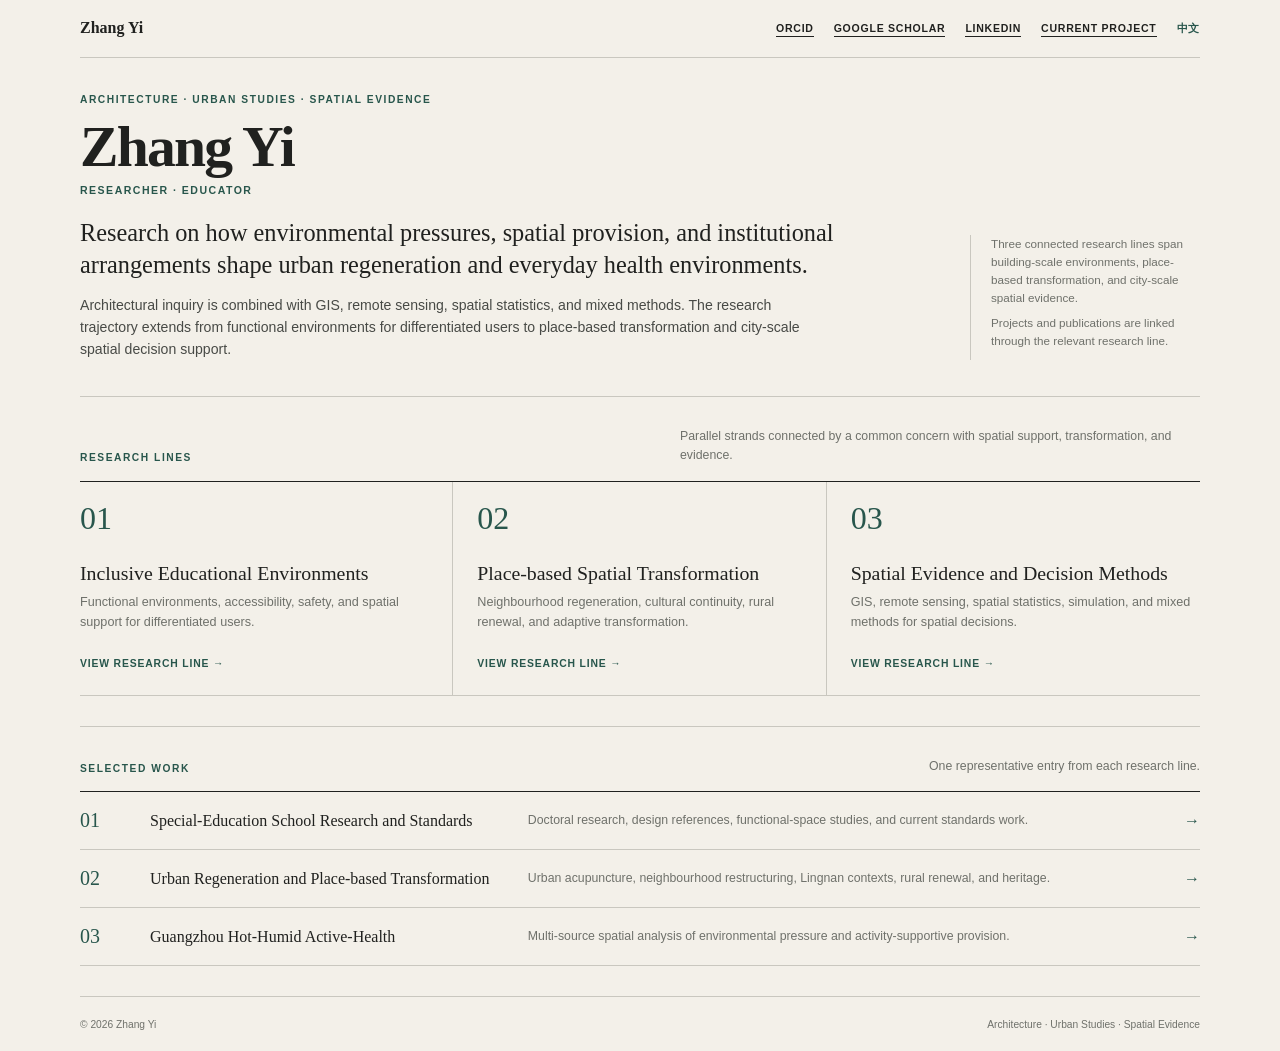
<file: index.html>
<!doctype html>
<html lang="en">
<head>
  <meta charset="utf-8">
  <meta name="viewport" content="width=device-width, initial-scale=1">
  <meta name="description" content="Zhang Yi — architecture, urban studies, and spatial evidence.">
  <meta name="referrer" content="no-referrer">
  <meta name="robots" content="noindex, nofollow, nosnippet, noimageindex">
  <title>Zhang Yi — Research</title>
  <link rel="stylesheet" href="assets/css/site.css">
</head>
<body>
  <header class="site-header shell">
    <a class="site-name" href="/">Zhang Yi</a>
    <nav class="profile-nav" aria-label="External research profiles">
      <a href="https://orcid.org/0009-0001-2151-0734" rel="me noopener noreferrer">ORCID</a>
      <a href="https://scholar.google.com/citations?user=8Ptx05EAAAAJ&hl=en" rel="noopener noreferrer">Google Scholar</a>
      <a href="https://www.linkedin.com/in/yi-z-74b65a86" rel="me noopener noreferrer">LinkedIn</a>
      <a href="https://github.com/zgasoole/guangzhou-hot-humid-active-health" rel="noopener noreferrer">Current Project</a>
      <a class="language-link" href="zh/" lang="zh-CN">中文</a>
    </nav>
  </header>

  <main>
    <section class="hero shell">
      <div>
        <p class="eyebrow">Architecture · Urban Studies · Spatial Evidence</p>
        <h1>Zhang Yi</h1>
        <p class="role-line">Researcher · Educator</p>
        <p class="lead">Research on how environmental pressures, spatial provision, and institutional arrangements shape urban regeneration and everyday health environments.</p>
        <p class="intro">Architectural inquiry is combined with GIS, remote sensing, spatial statistics, and mixed methods. The research trajectory extends from functional environments for differentiated users to place-based transformation and city-scale spatial decision support.</p>
      </div>
      <aside class="hero-note">
        <p>Three connected research lines span building-scale environments, place-based transformation, and city-scale spatial evidence.</p>
        <p>Projects and publications are linked through the relevant research line.</p>
      </aside>
    </section>

    <section class="home-section shell">
      <div class="section-head">
        <p class="section-label">Research lines</p>
        <p>Parallel strands connected by a common concern with spatial support, transformation, and evidence.</p>
      </div>
      <div class="line-grid">
        <a class="line-card" href="inclusive/">
          <span class="number">01</span>
          <h2>Inclusive Educational Environments</h2>
          <p>Functional environments, accessibility, safety, and spatial support for differentiated users.</p>
          <span class="more">View research line →</span>
        </a>
        <a class="line-card" href="transformation/">
          <span class="number">02</span>
          <h2>Place-based Spatial Transformation</h2>
          <p>Neighbourhood regeneration, cultural continuity, rural renewal, and adaptive transformation.</p>
          <span class="more">View research line →</span>
        </a>
        <a class="line-card" href="evidence/">
          <span class="number">03</span>
          <h2>Spatial Evidence and Decision Methods</h2>
          <p>GIS, remote sensing, spatial statistics, simulation, and mixed methods for spatial decisions.</p>
          <span class="more">View research line →</span>
        </a>
      </div>
    </section>

    <section class="home-section shell">
      <div class="section-head">
        <p class="section-label">Selected work</p>
        <p>One representative entry from each research line.</p>
      </div>
      <div class="work-list">
        <a class="work-row" href="inclusive/">
          <span class="number">01</span>
          <h3>Special-Education School Research and Standards</h3>
          <p>Doctoral research, design references, functional-space studies, and current standards work.</p>
          <span class="arrow">→</span>
        </a>
        <a class="work-row" href="transformation/">
          <span class="number">02</span>
          <h3>Urban Regeneration and Place-based Transformation</h3>
          <p>Urban acupuncture, neighbourhood restructuring, Lingnan contexts, rural renewal, and heritage.</p>
          <span class="arrow">→</span>
        </a>
        <a class="work-row" href="evidence/">
          <span class="number">03</span>
          <h3>Guangzhou Hot-Humid Active-Health</h3>
          <p>Multi-source spatial analysis of environmental pressure and activity-supportive provision.</p>
          <span class="arrow">→</span>
        </a>
      </div>
    </section>
  </main>

  <footer class="site-footer shell">
    <p>© 2026 Zhang Yi</p>
    <p>Architecture · Urban Studies · Spatial Evidence</p>
  </footer>
</body>
</html>
</file>
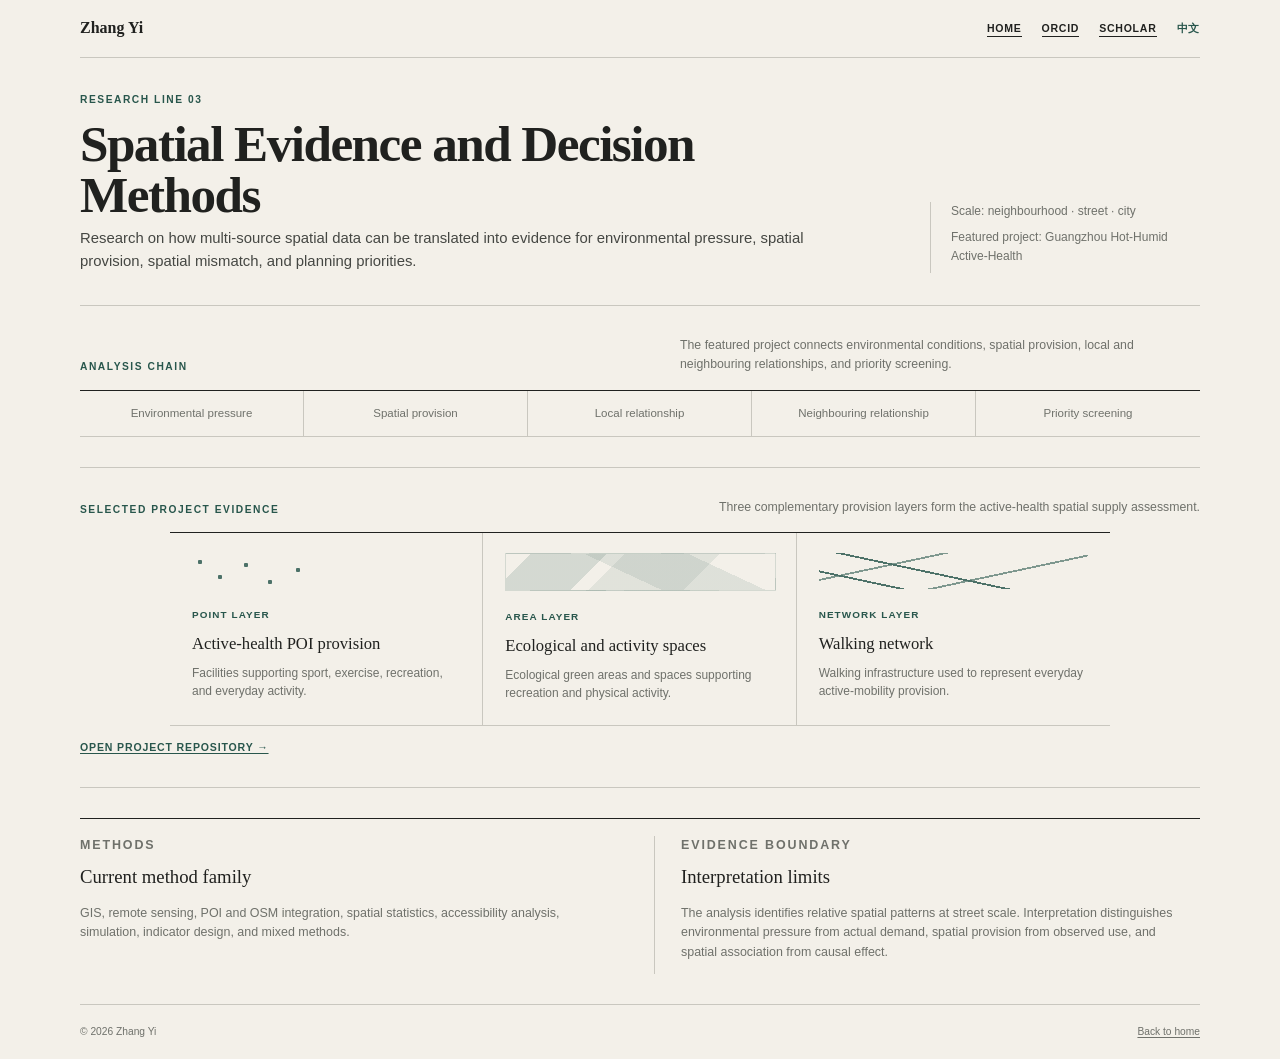
<file: evidence/index.html>
<!doctype html>
<html lang="en"><head><meta charset="utf-8"><meta name="viewport" content="width=device-width, initial-scale=1"><meta name="description" content="Spatial evidence and decision methods — Zhang Yi."><meta name="referrer" content="no-referrer"><meta name="robots" content="noindex, nofollow, nosnippet, noimageindex"><title>Spatial Evidence and Decision Methods — Zhang Yi</title><link rel="stylesheet" href="../assets/css/site.css"></head>
<body>
<header class="site-header shell"><a class="site-name" href="../">Zhang Yi</a><nav class="profile-nav"><a href="../">Home</a><a href="https://orcid.org/0009-0001-2151-0734" rel="noopener noreferrer">ORCID</a><a href="https://scholar.google.com/citations?user=8Ptx05EAAAAJ&hl=en" rel="noopener noreferrer">Scholar</a><a class="language-link" href="../zh/evidence/">中文</a></nav></header>
<main>
<section class="page-hero shell"><div><p class="eyebrow">Research line 03</p><h1>Spatial Evidence and Decision Methods</h1><p class="page-summary">Research on how multi-source spatial data can be translated into evidence for environmental pressure, spatial provision, spatial mismatch, and planning priorities.</p></div><aside class="page-meta"><p>Scale: neighbourhood · street · city</p><p>Featured project: Guangzhou Hot-Humid Active-Health</p></aside></section>
<section class="page-section shell"><div class="section-head"><p class="section-label">Analysis chain</p><p>The featured project connects environmental conditions, spatial provision, local and neighbouring relationships, and priority screening.</p></div><div class="chain"><span>Environmental pressure</span><span>Spatial provision</span><span>Local relationship</span><span>Neighbouring relationship</span><span>Priority screening</span></div></section>
<section class="page-section shell"><div class="section-head"><p class="section-label">Selected project evidence</p><p>Three complementary provision layers form the active-health spatial supply assessment.</p></div><div class="evidence-grid">
<article class="evidence-card point-layer"><p class="layer-type">Point layer</p><h2>Active-health POI provision</h2><p>Facilities supporting sport, exercise, recreation, and everyday activity.</p></article>
<article class="evidence-card area-layer"><p class="layer-type">Area layer</p><h2>Ecological and activity spaces</h2><p>Ecological green areas and spaces supporting recreation and physical activity.</p></article>
<article class="evidence-card line-layer"><p class="layer-type">Network layer</p><h2>Walking network</h2><p>Walking infrastructure used to represent everyday active-mobility provision.</p></article>
</div><a class="repo-link" href="https://github.com/zgasoole/guangzhou-hot-humid-active-health" rel="noopener noreferrer">Open project repository →</a></section>
<section class="page-section shell"><div class="two-col">
<article class="info-card"><p class="status-label">Methods</p><h2>Current method family</h2><p>GIS, remote sensing, POI and OSM integration, spatial statistics, accessibility analysis, simulation, indicator design, and mixed methods.</p></article>
<article class="info-card"><p class="status-label">Evidence boundary</p><h2>Interpretation limits</h2><p>The analysis identifies relative spatial patterns at street scale. Interpretation distinguishes environmental pressure from actual demand, spatial provision from observed use, and spatial association from causal effect.</p></article>
</div></section>
</main><footer class="site-footer shell"><p>© 2026 Zhang Yi</p><p><a href="../">Back to home</a></p></footer></body></html>
</file>
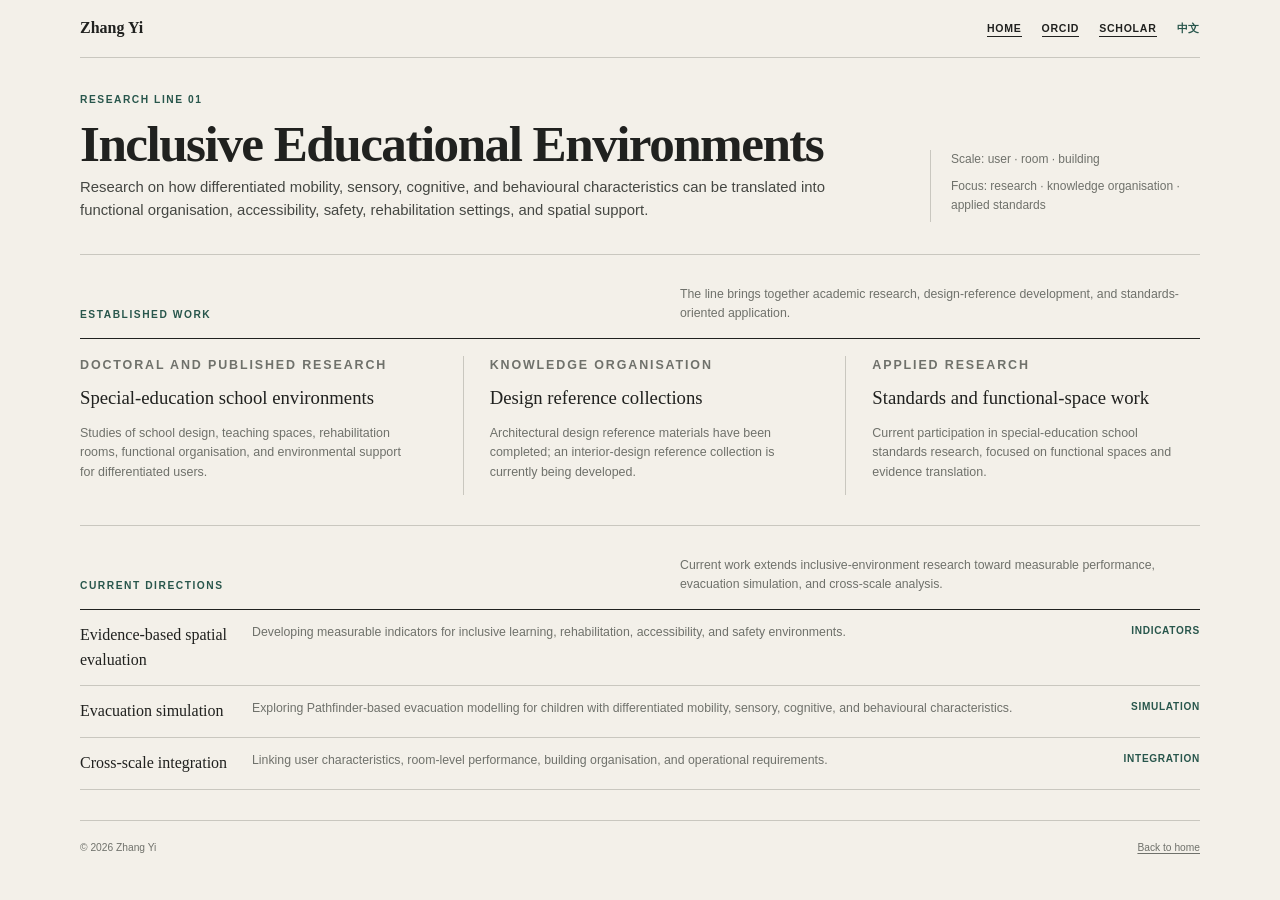
<file: inclusive/index.html>
<!doctype html>
<html lang="en">
<head>
  <meta charset="utf-8"><meta name="viewport" content="width=device-width, initial-scale=1">
  <meta name="description" content="Inclusive educational environments — Zhang Yi.">
  <meta name="referrer" content="no-referrer">
  <meta name="robots" content="noindex, nofollow, nosnippet, noimageindex">
  <title>Inclusive Educational Environments — Zhang Yi</title>
  <link rel="stylesheet" href="../assets/css/site.css">
</head>
<body>
<header class="site-header shell">
  <a class="site-name" href="../">Zhang Yi</a>
  <nav class="profile-nav"><a href="../">Home</a><a href="https://orcid.org/0009-0001-2151-0734" rel="noopener noreferrer">ORCID</a><a href="https://scholar.google.com/citations?user=8Ptx05EAAAAJ&hl=en" rel="noopener noreferrer">Scholar</a><a class="language-link" href="../zh/inclusive/">中文</a></nav>
</header>
<main>
  <section class="page-hero shell">
    <div><p class="eyebrow">Research line 01</p><h1>Inclusive Educational Environments</h1><p class="page-summary">Research on how differentiated mobility, sensory, cognitive, and behavioural characteristics can be translated into functional organisation, accessibility, safety, rehabilitation settings, and spatial support.</p></div>
    <aside class="page-meta"><p>Scale: user · room · building</p><p>Focus: research · knowledge organisation · applied standards</p></aside>
  </section>

  <section class="page-section shell">
    <div class="section-head"><p class="section-label">Established work</p><p>The line brings together academic research, design-reference development, and standards-oriented application.</p></div>
    <div class="three-col">
      <article class="info-card"><p class="status-label">Doctoral and published research</p><h2>Special-education school environments</h2><p>Studies of school design, teaching spaces, rehabilitation rooms, functional organisation, and environmental support for differentiated users.</p></article>
      <article class="info-card"><p class="status-label">Knowledge organisation</p><h2>Design reference collections</h2><p>Architectural design reference materials have been completed; an interior-design reference collection is currently being developed.</p></article>
      <article class="info-card"><p class="status-label">Applied research</p><h2>Standards and functional-space work</h2><p>Current participation in special-education school standards research, focused on functional spaces and evidence translation.</p></article>
    </div>
  </section>

  <section class="page-section shell">
    <div class="section-head"><p class="section-label">Current directions</p><p>Current work extends inclusive-environment research toward measurable performance, evacuation simulation, and cross-scale analysis.</p></div>
    <div class="status-list">
      <div class="status-row"><h3>Evidence-based spatial evaluation</h3><p>Developing measurable indicators for inclusive learning, rehabilitation, accessibility, and safety environments.</p><span class="status">Indicators</span></div>
      <div class="status-row"><h3>Evacuation simulation</h3><p>Exploring Pathfinder-based evacuation modelling for children with differentiated mobility, sensory, cognitive, and behavioural characteristics.</p><span class="status">Simulation</span></div>
      <div class="status-row"><h3>Cross-scale integration</h3><p>Linking user characteristics, room-level performance, building organisation, and operational requirements.</p><span class="status">Integration</span></div>
    </div>
  </section>
</main>
<footer class="site-footer shell"><p>© 2026 Zhang Yi</p><p><a href="../">Back to home</a></p></footer>
</body></html>
</file>
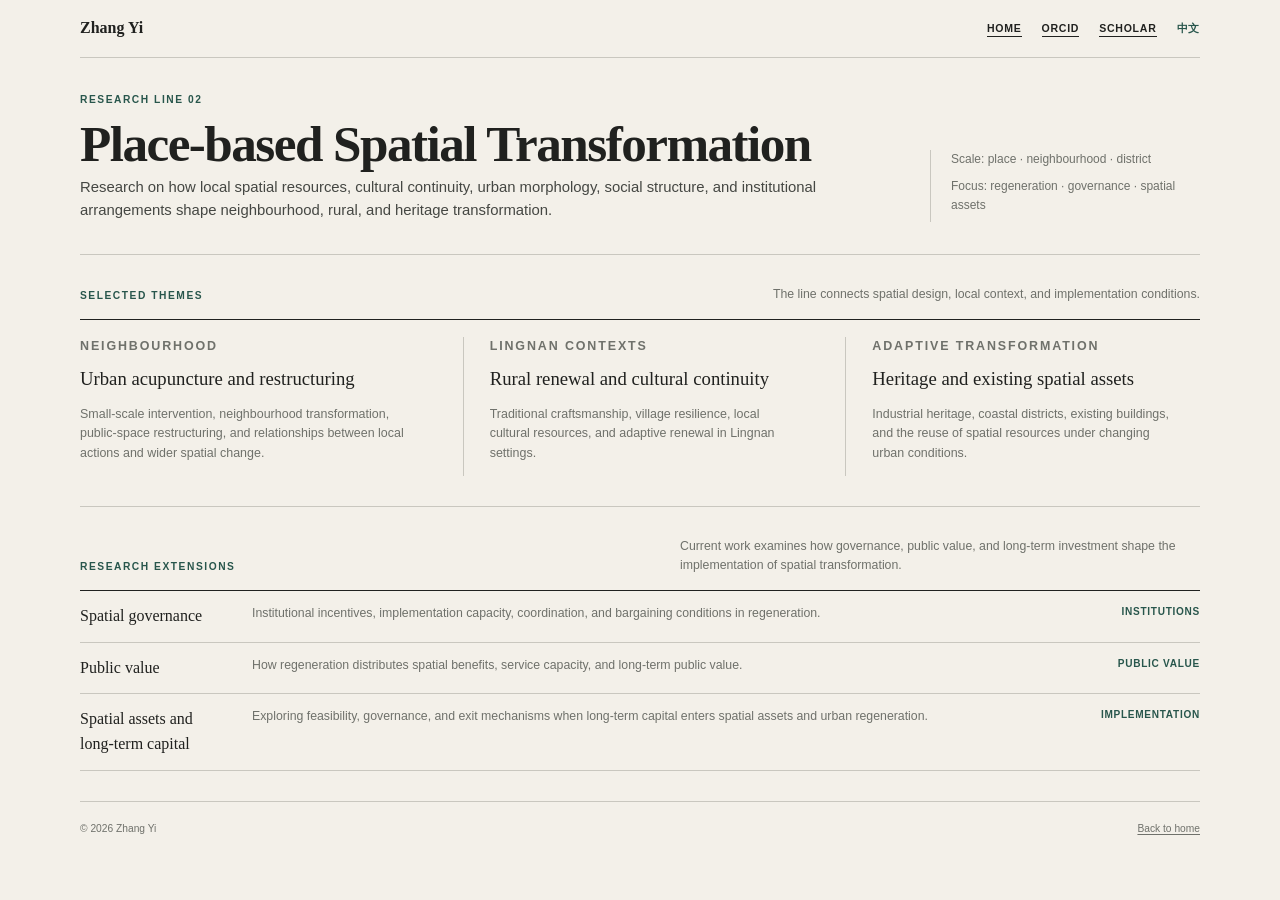
<file: transformation/index.html>
<!doctype html>
<html lang="en"><head><meta charset="utf-8"><meta name="viewport" content="width=device-width, initial-scale=1"><meta name="description" content="Place-based spatial transformation — Zhang Yi."><meta name="referrer" content="no-referrer"><meta name="robots" content="noindex, nofollow, nosnippet, noimageindex"><title>Place-based Spatial Transformation — Zhang Yi</title><link rel="stylesheet" href="../assets/css/site.css"></head>
<body>
<header class="site-header shell"><a class="site-name" href="../">Zhang Yi</a><nav class="profile-nav"><a href="../">Home</a><a href="https://orcid.org/0009-0001-2151-0734" rel="noopener noreferrer">ORCID</a><a href="https://scholar.google.com/citations?user=8Ptx05EAAAAJ&hl=en" rel="noopener noreferrer">Scholar</a><a class="language-link" href="../zh/transformation/">中文</a></nav></header>
<main>
<section class="page-hero shell"><div><p class="eyebrow">Research line 02</p><h1>Place-based Spatial Transformation</h1><p class="page-summary">Research on how local spatial resources, cultural continuity, urban morphology, social structure, and institutional arrangements shape neighbourhood, rural, and heritage transformation.</p></div><aside class="page-meta"><p>Scale: place · neighbourhood · district</p><p>Focus: regeneration · governance · spatial assets</p></aside></section>
<section class="page-section shell"><div class="section-head"><p class="section-label">Selected themes</p><p>The line connects spatial design, local context, and implementation conditions.</p></div><div class="three-col">
<article class="info-card"><p class="status-label">Neighbourhood</p><h2>Urban acupuncture and restructuring</h2><p>Small-scale intervention, neighbourhood transformation, public-space restructuring, and relationships between local actions and wider spatial change.</p></article>
<article class="info-card"><p class="status-label">Lingnan contexts</p><h2>Rural renewal and cultural continuity</h2><p>Traditional craftsmanship, village resilience, local cultural resources, and adaptive renewal in Lingnan settings.</p></article>
<article class="info-card"><p class="status-label">Adaptive transformation</p><h2>Heritage and existing spatial assets</h2><p>Industrial heritage, coastal districts, existing buildings, and the reuse of spatial resources under changing urban conditions.</p></article>
</div></section>
<section class="page-section shell"><div class="section-head"><p class="section-label">Research extensions</p><p>Current work examines how governance, public value, and long-term investment shape the implementation of spatial transformation.</p></div><div class="status-list">
<div class="status-row"><h3>Spatial governance</h3><p>Institutional incentives, implementation capacity, coordination, and bargaining conditions in regeneration.</p><span class="status">Institutions</span></div>
<div class="status-row"><h3>Public value</h3><p>How regeneration distributes spatial benefits, service capacity, and long-term public value.</p><span class="status">Public value</span></div>
<div class="status-row"><h3>Spatial assets and long-term capital</h3><p>Exploring feasibility, governance, and exit mechanisms when long-term capital enters spatial assets and urban regeneration.</p><span class="status">Implementation</span></div>
</div></section>
</main><footer class="site-footer shell"><p>© 2026 Zhang Yi</p><p><a href="../">Back to home</a></p></footer></body></html>
</file>
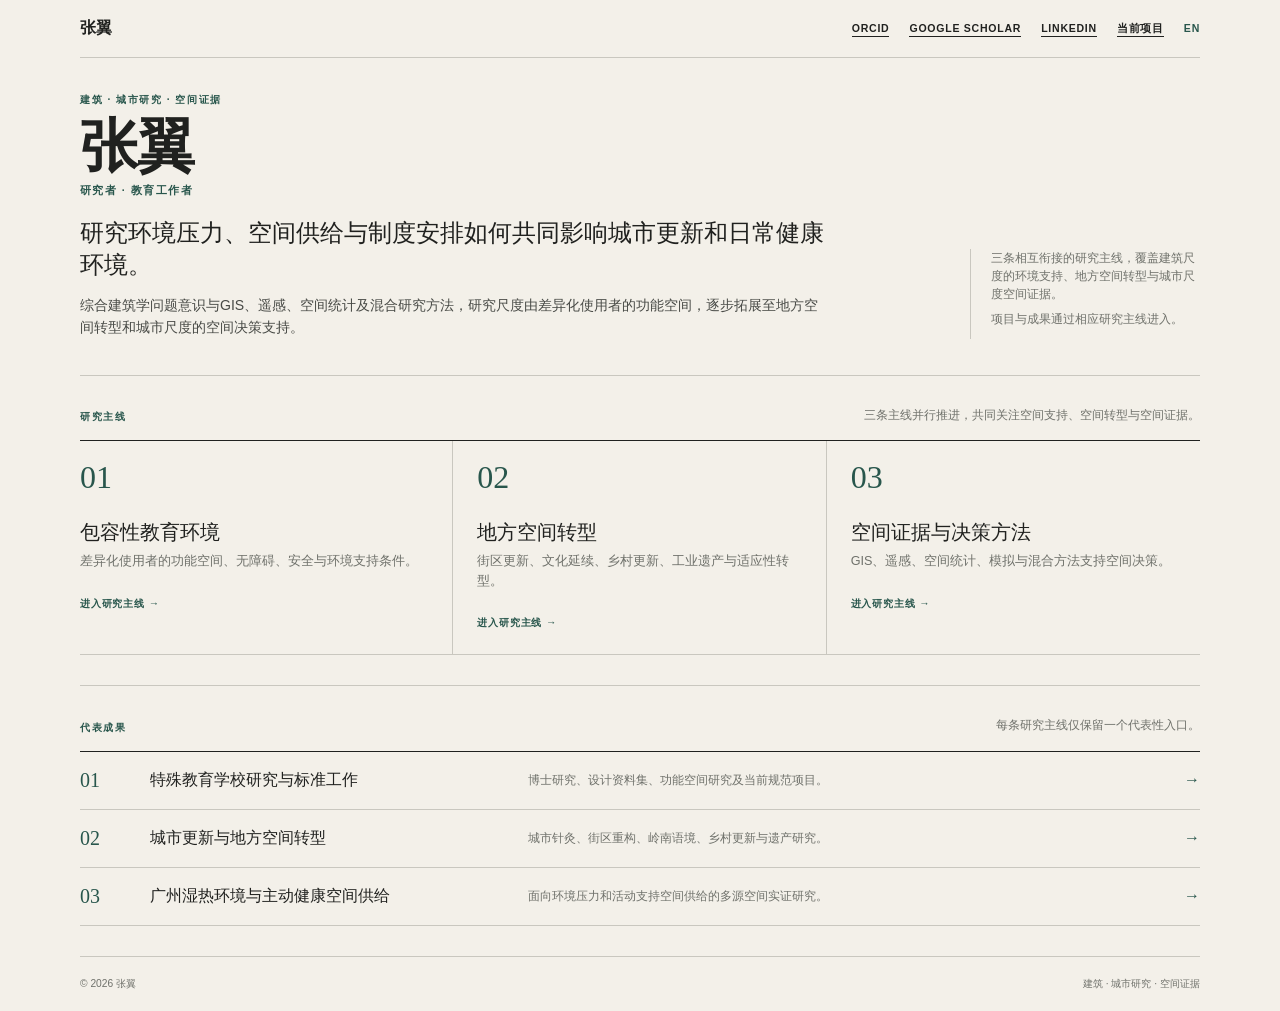
<file: zh/index.html>
<!doctype html>
<html lang="zh-CN">
<head>
  <meta charset="utf-8">
  <meta name="viewport" content="width=device-width, initial-scale=1">
  <meta name="description" content="张翼——建筑、城市研究与空间证据。">
  <meta name="referrer" content="no-referrer">
  <meta name="robots" content="noindex, nofollow, nosnippet, noimageindex">
  <title>张翼｜个人研究主页</title>
  <link rel="stylesheet" href="../assets/css/site.css">
</head>
<body class="zh-page">
  <header class="site-header shell">
    <a class="site-name" href="../">张翼</a>
    <nav class="profile-nav" aria-label="外部研究身份">
      <a href="https://orcid.org/0009-0001-2151-0734" rel="me noopener noreferrer">ORCID</a>
      <a href="https://scholar.google.com/citations?user=8Ptx05EAAAAJ&hl=en" rel="noopener noreferrer">Google Scholar</a>
      <a href="https://www.linkedin.com/in/yi-z-74b65a86" rel="me noopener noreferrer">LinkedIn</a>
      <a href="https://github.com/zgasoole/guangzhou-hot-humid-active-health" rel="noopener noreferrer">当前项目</a>
      <a class="language-link" href="../" lang="en">EN</a>
    </nav>
  </header>

  <main>
    <section class="hero shell">
      <div>
        <p class="eyebrow">建筑 · 城市研究 · 空间证据</p>
        <h1>张翼</h1>
        <p class="role-line">研究者 · 教育工作者</p>
        <p class="lead">研究环境压力、空间供给与制度安排如何共同影响城市更新和日常健康环境。</p>
        <p class="intro">综合建筑学问题意识与GIS、遥感、空间统计及混合研究方法，研究尺度由差异化使用者的功能空间，逐步拓展至地方空间转型和城市尺度的空间决策支持。</p>
      </div>
      <aside class="hero-note">
        <p>三条相互衔接的研究主线，覆盖建筑尺度的环境支持、地方空间转型与城市尺度空间证据。</p>
        <p>项目与成果通过相应研究主线进入。</p>
      </aside>
    </section>

    <section class="home-section shell">
      <div class="section-head">
        <p class="section-label">研究主线</p>
        <p>三条主线并行推进，共同关注空间支持、空间转型与空间证据。</p>
      </div>
      <div class="line-grid">
        <a class="line-card" href="inclusive/">
          <span class="number">01</span>
          <h2>包容性教育环境</h2>
          <p>差异化使用者的功能空间、无障碍、安全与环境支持条件。</p>
          <span class="more">进入研究主线 →</span>
        </a>
        <a class="line-card" href="transformation/">
          <span class="number">02</span>
          <h2>地方空间转型</h2>
          <p>街区更新、文化延续、乡村更新、工业遗产与适应性转型。</p>
          <span class="more">进入研究主线 →</span>
        </a>
        <a class="line-card" href="evidence/">
          <span class="number">03</span>
          <h2>空间证据与决策方法</h2>
          <p>GIS、遥感、空间统计、模拟与混合方法支持空间决策。</p>
          <span class="more">进入研究主线 →</span>
        </a>
      </div>
    </section>

    <section class="home-section shell">
      <div class="section-head">
        <p class="section-label">代表成果</p>
        <p>每条研究主线仅保留一个代表性入口。</p>
      </div>
      <div class="work-list">
        <a class="work-row" href="inclusive/">
          <span class="number">01</span>
          <h3>特殊教育学校研究与标准工作</h3>
          <p>博士研究、设计资料集、功能空间研究及当前规范项目。</p>
          <span class="arrow">→</span>
        </a>
        <a class="work-row" href="transformation/">
          <span class="number">02</span>
          <h3>城市更新与地方空间转型</h3>
          <p>城市针灸、街区重构、岭南语境、乡村更新与遗产研究。</p>
          <span class="arrow">→</span>
        </a>
        <a class="work-row" href="evidence/">
          <span class="number">03</span>
          <h3>广州湿热环境与主动健康空间供给</h3>
          <p>面向环境压力和活动支持空间供给的多源空间实证研究。</p>
          <span class="arrow">→</span>
        </a>
      </div>
    </section>
  </main>

  <footer class="site-footer shell">
    <p>© 2026 张翼</p>
    <p>建筑 · 城市研究 · 空间证据</p>
  </footer>
</body>
</html>
</file>
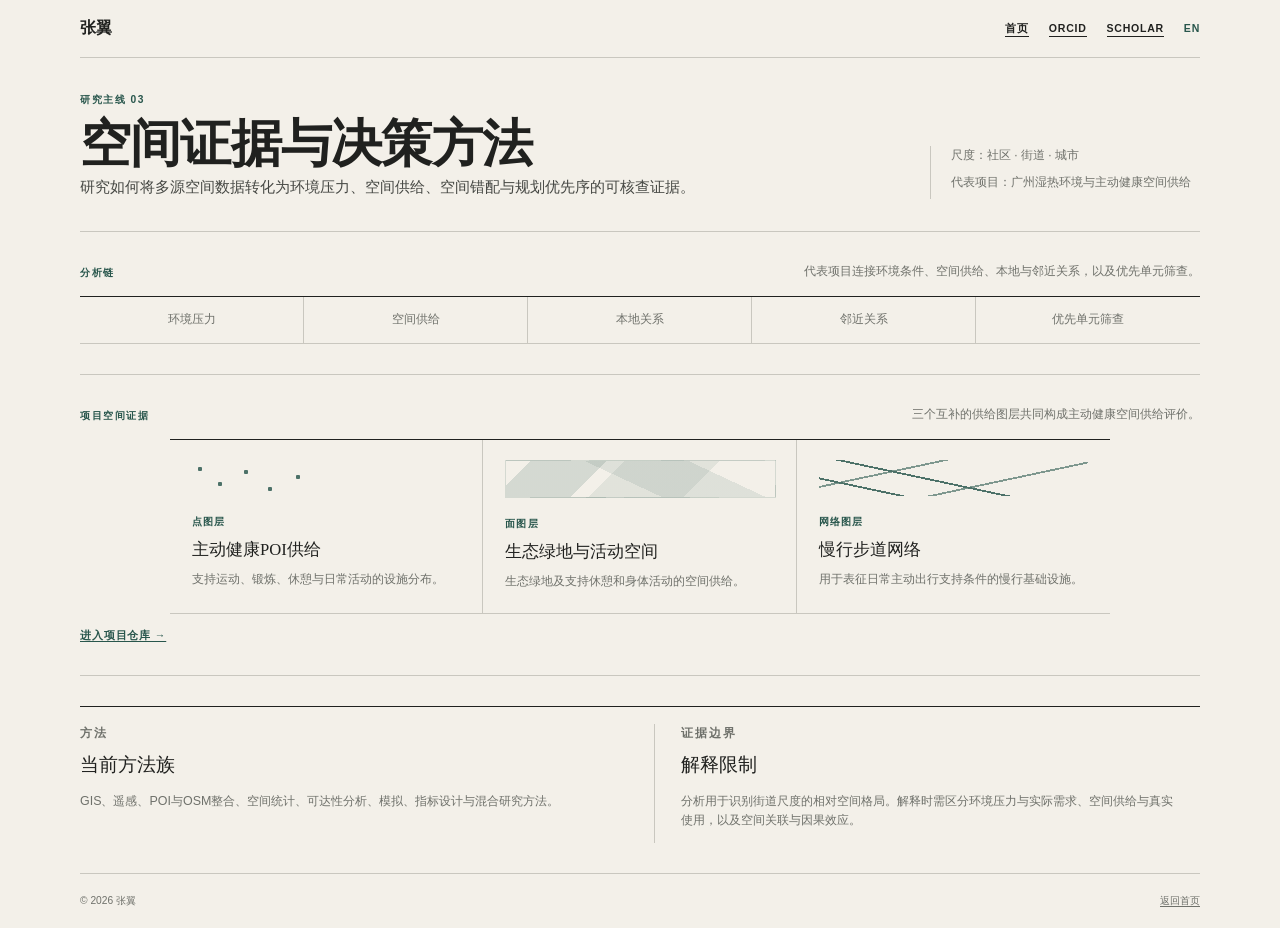
<file: zh/evidence/index.html>
<!doctype html>
<html lang="zh-CN"><head><meta charset="utf-8"><meta name="viewport" content="width=device-width, initial-scale=1"><meta name="description" content="空间证据与决策方法——张翼。"><meta name="referrer" content="no-referrer"><meta name="robots" content="noindex, nofollow, nosnippet, noimageindex"><title>空间证据与决策方法｜张翼</title><link rel="stylesheet" href="../../assets/css/site.css"></head>
<body class="zh-page">
<header class="site-header shell"><a class="site-name" href="../">张翼</a><nav class="profile-nav"><a href="../">首页</a><a href="https://orcid.org/0009-0001-2151-0734" rel="noopener noreferrer">ORCID</a><a href="https://scholar.google.com/citations?user=8Ptx05EAAAAJ&hl=en" rel="noopener noreferrer">Scholar</a><a class="language-link" href="../../evidence/">EN</a></nav></header>
<main>
<section class="page-hero shell"><div><p class="eyebrow">研究主线 03</p><h1>空间证据与决策方法</h1><p class="page-summary">研究如何将多源空间数据转化为环境压力、空间供给、空间错配与规划优先序的可核查证据。</p></div><aside class="page-meta"><p>尺度：社区 · 街道 · 城市</p><p>代表项目：广州湿热环境与主动健康空间供给</p></aside></section>
<section class="page-section shell"><div class="section-head"><p class="section-label">分析链</p><p>代表项目连接环境条件、空间供给、本地与邻近关系，以及优先单元筛查。</p></div><div class="chain"><span>环境压力</span><span>空间供给</span><span>本地关系</span><span>邻近关系</span><span>优先单元筛查</span></div></section>
<section class="page-section shell"><div class="section-head"><p class="section-label">项目空间证据</p><p>三个互补的供给图层共同构成主动健康空间供给评价。</p></div><div class="evidence-grid">
<article class="evidence-card point-layer"><p class="layer-type">点图层</p><h2>主动健康POI供给</h2><p>支持运动、锻炼、休憩与日常活动的设施分布。</p></article>
<article class="evidence-card area-layer"><p class="layer-type">面图层</p><h2>生态绿地与活动空间</h2><p>生态绿地及支持休憩和身体活动的空间供给。</p></article>
<article class="evidence-card line-layer"><p class="layer-type">网络图层</p><h2>慢行步道网络</h2><p>用于表征日常主动出行支持条件的慢行基础设施。</p></article>
</div><a class="repo-link" href="https://github.com/zgasoole/guangzhou-hot-humid-active-health" rel="noopener noreferrer">进入项目仓库 →</a></section>
<section class="page-section shell"><div class="two-col">
<article class="info-card"><p class="status-label">方法</p><h2>当前方法族</h2><p>GIS、遥感、POI与OSM整合、空间统计、可达性分析、模拟、指标设计与混合研究方法。</p></article>
<article class="info-card"><p class="status-label">证据边界</p><h2>解释限制</h2><p>分析用于识别街道尺度的相对空间格局。解释时需区分环境压力与实际需求、空间供给与真实使用，以及空间关联与因果效应。</p></article>
</div></section>
</main><footer class="site-footer shell"><p>© 2026 张翼</p><p><a href="../">返回首页</a></p></footer></body></html>
</file>
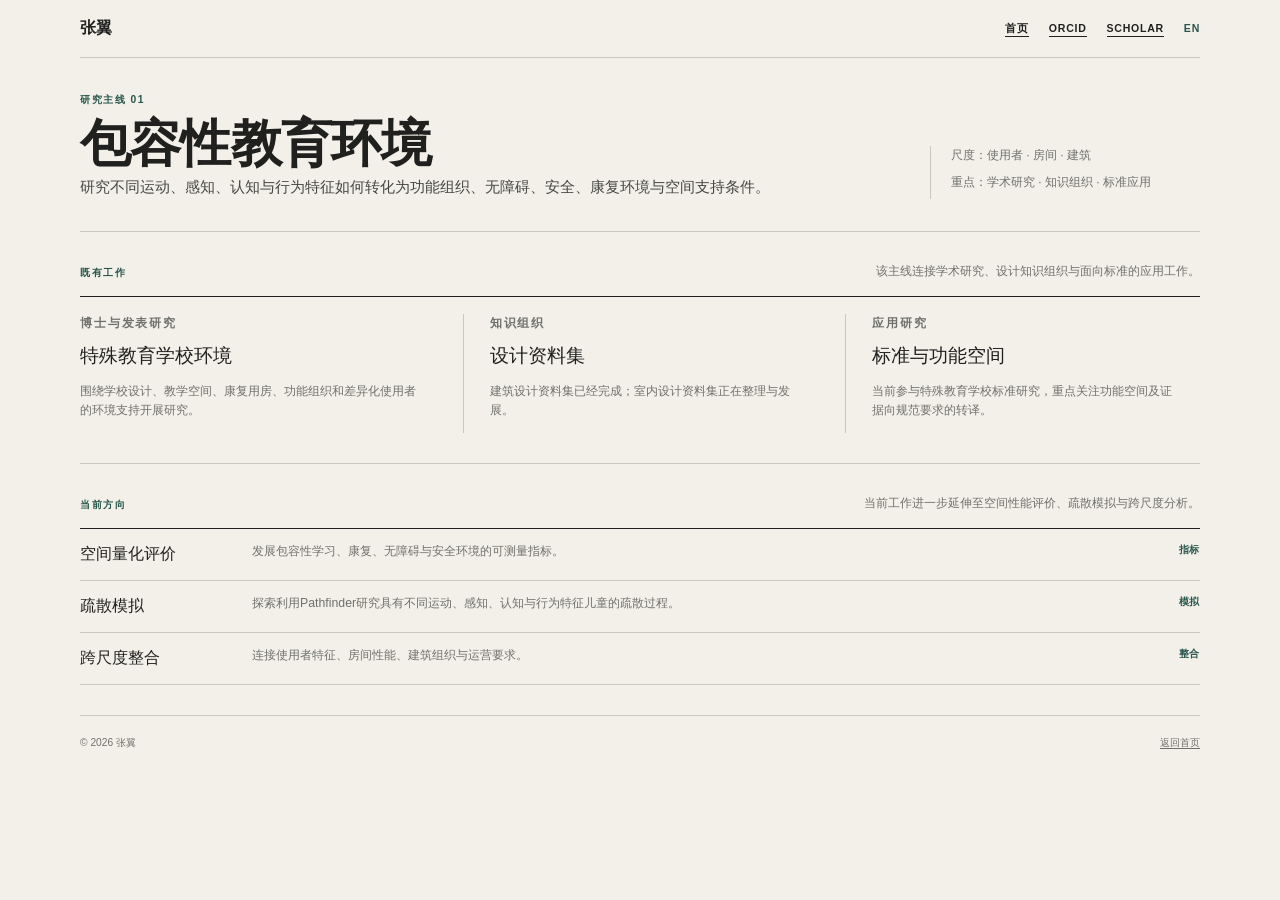
<file: zh/inclusive/index.html>
<!doctype html>
<html lang="zh-CN"><head><meta charset="utf-8"><meta name="viewport" content="width=device-width, initial-scale=1"><meta name="description" content="包容性教育环境——张翼。"><meta name="referrer" content="no-referrer"><meta name="robots" content="noindex, nofollow, nosnippet, noimageindex"><title>包容性教育环境｜张翼</title><link rel="stylesheet" href="../../assets/css/site.css"></head>
<body class="zh-page">
<header class="site-header shell"><a class="site-name" href="../">张翼</a><nav class="profile-nav"><a href="../">首页</a><a href="https://orcid.org/0009-0001-2151-0734" rel="noopener noreferrer">ORCID</a><a href="https://scholar.google.com/citations?user=8Ptx05EAAAAJ&hl=en" rel="noopener noreferrer">Scholar</a><a class="language-link" href="../../inclusive/">EN</a></nav></header>
<main>
<section class="page-hero shell"><div><p class="eyebrow">研究主线 01</p><h1>包容性教育环境</h1><p class="page-summary">研究不同运动、感知、认知与行为特征如何转化为功能组织、无障碍、安全、康复环境与空间支持条件。</p></div><aside class="page-meta"><p>尺度：使用者 · 房间 · 建筑</p><p>重点：学术研究 · 知识组织 · 标准应用</p></aside></section>
<section class="page-section shell"><div class="section-head"><p class="section-label">既有工作</p><p>该主线连接学术研究、设计知识组织与面向标准的应用工作。</p></div><div class="three-col">
<article class="info-card"><p class="status-label">博士与发表研究</p><h2>特殊教育学校环境</h2><p>围绕学校设计、教学空间、康复用房、功能组织和差异化使用者的环境支持开展研究。</p></article>
<article class="info-card"><p class="status-label">知识组织</p><h2>设计资料集</h2><p>建筑设计资料集已经完成；室内设计资料集正在整理与发展。</p></article>
<article class="info-card"><p class="status-label">应用研究</p><h2>标准与功能空间</h2><p>当前参与特殊教育学校标准研究，重点关注功能空间及证据向规范要求的转译。</p></article>
</div></section>
<section class="page-section shell"><div class="section-head"><p class="section-label">当前方向</p><p>当前工作进一步延伸至空间性能评价、疏散模拟与跨尺度分析。</p></div><div class="status-list">
<div class="status-row"><h3>空间量化评价</h3><p>发展包容性学习、康复、无障碍与安全环境的可测量指标。</p><span class="status">指标</span></div>
<div class="status-row"><h3>疏散模拟</h3><p>探索利用Pathfinder研究具有不同运动、感知、认知与行为特征儿童的疏散过程。</p><span class="status">模拟</span></div>
<div class="status-row"><h3>跨尺度整合</h3><p>连接使用者特征、房间性能、建筑组织与运营要求。</p><span class="status">整合</span></div>
</div></section>
</main><footer class="site-footer shell"><p>© 2026 张翼</p><p><a href="../">返回首页</a></p></footer></body></html>
</file>
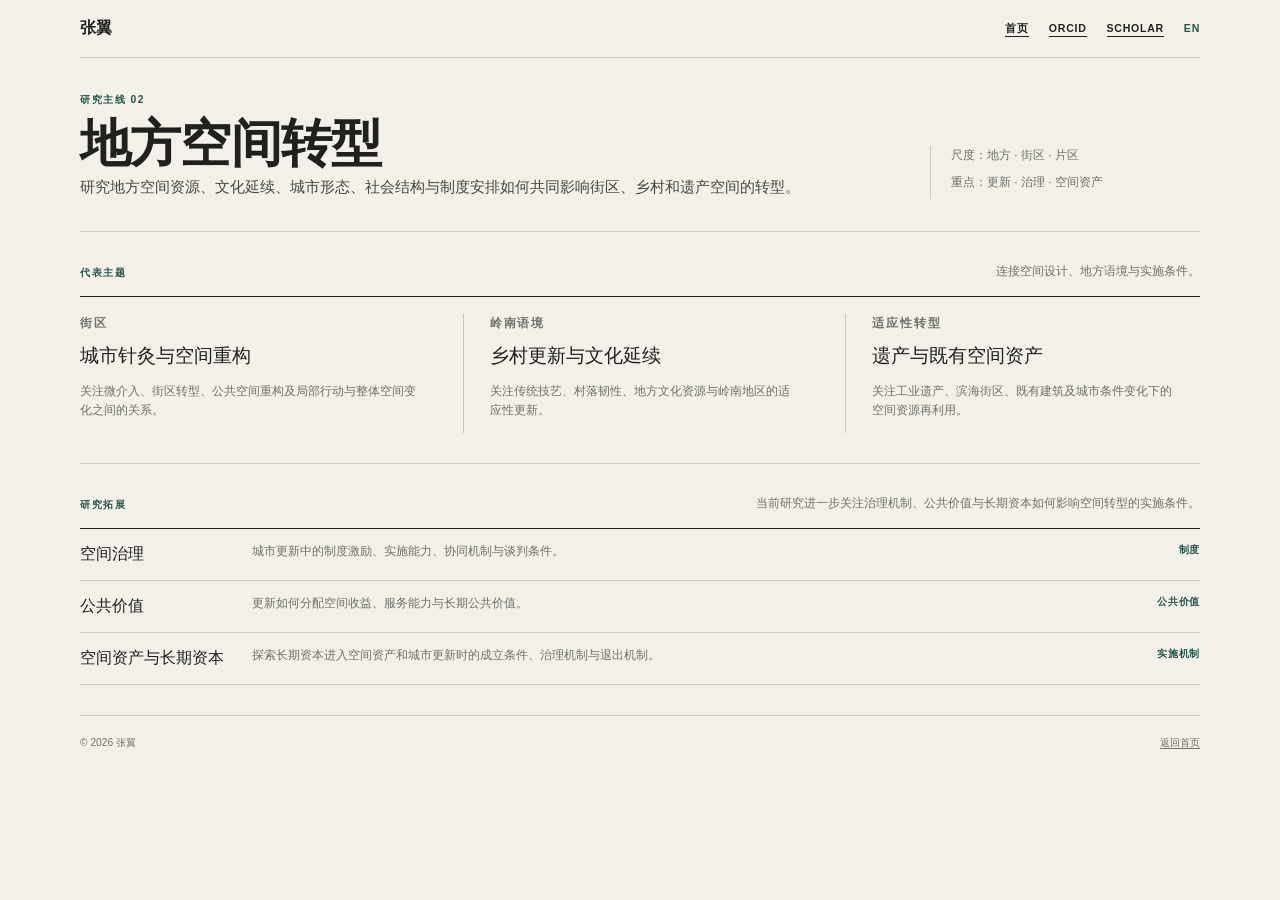
<file: zh/transformation/index.html>
<!doctype html>
<html lang="zh-CN"><head><meta charset="utf-8"><meta name="viewport" content="width=device-width, initial-scale=1"><meta name="description" content="地方空间转型——张翼。"><meta name="referrer" content="no-referrer"><meta name="robots" content="noindex, nofollow, nosnippet, noimageindex"><title>地方空间转型｜张翼</title><link rel="stylesheet" href="../../assets/css/site.css"></head>
<body class="zh-page">
<header class="site-header shell"><a class="site-name" href="../">张翼</a><nav class="profile-nav"><a href="../">首页</a><a href="https://orcid.org/0009-0001-2151-0734" rel="noopener noreferrer">ORCID</a><a href="https://scholar.google.com/citations?user=8Ptx05EAAAAJ&hl=en" rel="noopener noreferrer">Scholar</a><a class="language-link" href="../../transformation/">EN</a></nav></header>
<main>
<section class="page-hero shell"><div><p class="eyebrow">研究主线 02</p><h1>地方空间转型</h1><p class="page-summary">研究地方空间资源、文化延续、城市形态、社会结构与制度安排如何共同影响街区、乡村和遗产空间的转型。</p></div><aside class="page-meta"><p>尺度：地方 · 街区 · 片区</p><p>重点：更新 · 治理 · 空间资产</p></aside></section>
<section class="page-section shell"><div class="section-head"><p class="section-label">代表主题</p><p>连接空间设计、地方语境与实施条件。</p></div><div class="three-col">
<article class="info-card"><p class="status-label">街区</p><h2>城市针灸与空间重构</h2><p>关注微介入、街区转型、公共空间重构及局部行动与整体空间变化之间的关系。</p></article>
<article class="info-card"><p class="status-label">岭南语境</p><h2>乡村更新与文化延续</h2><p>关注传统技艺、村落韧性、地方文化资源与岭南地区的适应性更新。</p></article>
<article class="info-card"><p class="status-label">适应性转型</p><h2>遗产与既有空间资产</h2><p>关注工业遗产、滨海街区、既有建筑及城市条件变化下的空间资源再利用。</p></article>
</div></section>
<section class="page-section shell"><div class="section-head"><p class="section-label">研究拓展</p><p>当前研究进一步关注治理机制、公共价值与长期资本如何影响空间转型的实施条件。</p></div><div class="status-list">
<div class="status-row"><h3>空间治理</h3><p>城市更新中的制度激励、实施能力、协同机制与谈判条件。</p><span class="status">制度</span></div>
<div class="status-row"><h3>公共价值</h3><p>更新如何分配空间收益、服务能力与长期公共价值。</p><span class="status">公共价值</span></div>
<div class="status-row"><h3>空间资产与长期资本</h3><p>探索长期资本进入空间资产和城市更新时的成立条件、治理机制与退出机制。</p><span class="status">实施机制</span></div>
</div></section>
</main><footer class="site-footer shell"><p>© 2026 张翼</p><p><a href="../">返回首页</a></p></footer></body></html>
</file>
<file: assets/css/site.css>
:root {
  --paper: #f3f0e9;
  --ink: #20211f;
  --muted: #6f716b;
  --line: #c9c7bf;
  --accent: #28564c;
  --soft: rgba(40, 86, 76, 0.055);
  --max: 1120px;
}

* { box-sizing: border-box; }
html { scroll-behavior: smooth; }
body {
  margin: 0;
  background: var(--paper);
  color: var(--ink);
  font-family: -apple-system, BlinkMacSystemFont, "Segoe UI", "PingFang SC", "Hiragino Sans GB", "Microsoft YaHei", sans-serif;
  font-size: 15px;
  line-height: 1.55;
  text-rendering: optimizeLegibility;
}
a { color: inherit; text-underline-offset: .22em; }
a:hover, a:focus-visible { color: var(--accent); }
.shell { width: min(calc(100% - 44px), var(--max)); margin-inline: auto; }

.site-header {
  min-height: 58px;
  display: flex;
  align-items: center;
  justify-content: space-between;
  gap: 26px;
  border-bottom: 1px solid var(--line);
}
.site-name {
  font-family: Georgia, "Times New Roman", "Songti SC", serif;
  font-size: 1rem;
  font-weight: 700;
  text-decoration: none;
}
.profile-nav {
  display: flex;
  flex-wrap: wrap;
  justify-content: flex-end;
  gap: 8px 20px;
  font-size: .66rem;
  font-weight: 650;
  letter-spacing: .07em;
  text-transform: uppercase;
}
.profile-nav a { text-decoration: none; border-bottom: 1px solid var(--ink); }
.profile-nav .language-link { color: var(--accent); border-bottom-color: transparent; }

.hero {
  display: grid;
  grid-template-columns: minmax(0, 1fr) 230px;
  gap: clamp(34px, 6vw, 78px);
  align-items: end;
  padding-block: 34px 36px;
  border-bottom: 1px solid var(--line);
}
.eyebrow, .section-label, .status-label {
  margin: 0;
  color: var(--accent);
  font-size: .64rem;
  font-weight: 700;
  letter-spacing: .15em;
  text-transform: uppercase;
}
h1, h2, h3 { font-family: Georgia, "Times New Roman", "Songti SC", "Noto Serif SC", serif; }
h1 {
  margin: 10px 0 7px;
  font-size: clamp(2.55rem, 4.5vw, 3.9rem);
  font-weight: 700;
  line-height: 1;
  letter-spacing: -.03em;
}
.role-line {
  margin: 0 0 18px;
  color: var(--accent);
  font-size: .66rem;
  font-weight: 700;
  letter-spacing: .14em;
  text-transform: uppercase;
}
.lead {
  max-width: 760px;
  margin: 0 0 13px;
  font-family: Georgia, "Times New Roman", "Songti SC", serif;
  font-size: clamp(1.2rem, 1.9vw, 1.65rem);
  line-height: 1.34;
}
.intro { max-width: 740px; margin: 0; color: #484a46; font-size: .88rem; }
.hero-note {
  align-self: end;
  padding: 0 0 3px 20px;
  border-left: 1px solid var(--line);
  color: var(--muted);
  font-size: .73rem;
}
.hero-note p { margin: 0 0 7px; }

.home-section, .page-section { padding-block: 30px; border-bottom: 1px solid var(--line); }
.section-head {
  display: flex;
  align-items: end;
  justify-content: space-between;
  gap: 28px;
  margin-bottom: 15px;
}
.section-head p:last-child { max-width: 520px; margin: 0; color: var(--muted); font-size: .77rem; }

.line-grid {
  display: grid;
  grid-template-columns: repeat(3, minmax(0, 1fr));
  border-top: 1px solid var(--ink);
  border-bottom: 1px solid var(--line);
}
.line-card {
  min-width: 0;
  padding: 20px 24px 22px;
  border-right: 1px solid var(--line);
  text-decoration: none;
}
.line-card:first-child { padding-left: 0; }
.line-card:last-child { padding-right: 0; border-right: 0; }
.line-card .number {
  display: block;
  margin-bottom: 28px;
  color: var(--accent);
  font-family: Georgia, "Times New Roman", serif;
  font-size: 2rem;
  line-height: 1;
}
.line-card h2 { margin: 0 0 8px; font-size: 1.24rem; font-weight: 400; line-height: 1.18; }
.line-card p { margin: 0 0 18px; color: var(--muted); font-size: .79rem; }
.line-card .more { color: var(--accent); font-size: .65rem; font-weight: 700; letter-spacing: .08em; text-transform: uppercase; }

.work-list { border-top: 1px solid var(--ink); }
.work-row {
  display: grid;
  grid-template-columns: 50px minmax(210px, .9fr) minmax(0, 1.6fr) auto;
  gap: 20px;
  align-items: center;
  padding: 13px 0;
  border-bottom: 1px solid var(--line);
  text-decoration: none;
}
.work-row .number { color: var(--accent); font-family: Georgia, "Times New Roman", serif; font-size: 1.25rem; }
.work-row h3 { margin: 0; font-size: 1rem; font-weight: 400; }
.work-row p { margin: 0; color: var(--muted); font-size: .77rem; }
.work-row .arrow { color: var(--accent); font-size: 1rem; }

.page-hero {
  display: grid;
  grid-template-columns: minmax(0, 1fr) 270px;
  gap: clamp(34px, 6vw, 78px);
  align-items: end;
  padding-block: 34px 32px;
  border-bottom: 1px solid var(--line);
}
.page-hero h1 { max-width: 820px; font-size: clamp(2.25rem, 4vw, 3.45rem); }
.page-summary { max-width: 780px; margin: 0; color: #454743; font-size: .93rem; }
.page-meta { padding-left: 20px; border-left: 1px solid var(--line); color: var(--muted); font-size: .75rem; }
.page-meta p { margin: 0 0 8px; }

.three-col, .two-col {
  display: grid;
  gap: 28px;
  border-top: 1px solid var(--ink);
  padding-top: 17px;
}
.three-col { grid-template-columns: repeat(3, minmax(0, 1fr)); }
.two-col { grid-template-columns: repeat(2, minmax(0, 1fr)); }
.info-card { min-width: 0; padding-right: 18px; }
.info-card + .info-card { padding-left: 26px; border-left: 1px solid var(--line); }
.info-card h2 { margin: 7px 0 9px; font-size: 1.17rem; font-weight: 400; }
.info-card p, .info-card li { color: var(--muted); font-size: .78rem; }
.info-card ul { margin: 0; padding-left: 1.1rem; }
.info-card li + li { margin-top: 7px; }

.status-list { border-top: 1px solid var(--ink); }
.status-row {
  display: grid;
  grid-template-columns: 150px minmax(0, 1fr) 110px;
  gap: 22px;
  padding: 13px 0;
  border-bottom: 1px solid var(--line);
  align-items: start;
}
.status-row h3 { margin: 0; font-size: 1rem; font-weight: 400; }
.status-row p { margin: 0; color: var(--muted); font-size: .77rem; }
.status { color: var(--accent); font-size: .63rem; font-weight: 700; letter-spacing: .07em; text-transform: uppercase; text-align: right; }

.chain {
  display: grid;
  grid-template-columns: repeat(5, minmax(0, 1fr));
  border-top: 1px solid var(--ink);
  border-bottom: 1px solid var(--line);
}
.chain span { padding: 14px 12px; border-right: 1px solid var(--line); color: var(--muted); font-size: .72rem; text-align: center; }
.chain span:last-child { border-right: 0; }

.evidence-grid {
  display: grid;
  grid-template-columns: repeat(3, minmax(0, 1fr));
  gap: 0;
  max-width: 940px;
  margin-inline: auto;
  border-top: 1px solid var(--ink);
  border-bottom: 1px solid var(--line);
}
.evidence-card {
  min-height: 168px;
  padding: 20px 22px 22px;
  border-right: 1px solid var(--line);
  position: relative;
}
.evidence-card:last-child { border-right: 0; }
.evidence-card::before {
  content: "";
  display: block;
  width: 100%;
  height: 36px;
  margin-bottom: 18px;
  opacity: .82;
}
.point-layer::before {
  background:
    radial-gradient(circle at 8px 9px, var(--accent) 0 2px, transparent 2.5px),
    radial-gradient(circle at 28px 24px, var(--accent) 0 2px, transparent 2.5px),
    radial-gradient(circle at 54px 12px, var(--accent) 0 2px, transparent 2.5px),
    radial-gradient(circle at 78px 29px, var(--accent) 0 2px, transparent 2.5px),
    radial-gradient(circle at 106px 17px, var(--accent) 0 2px, transparent 2.5px);
}
.area-layer::before {
  background:
    linear-gradient(135deg, transparent 8%, rgba(40,86,76,.18) 8% 33%, transparent 33% 39%, rgba(40,86,76,.10) 39% 70%, transparent 70%),
    linear-gradient(25deg, transparent 0 45%, rgba(40,86,76,.12) 45% 75%, transparent 75%);
  border: 1px solid rgba(40,86,76,.18);
}
.line-layer::before {
  background:
    linear-gradient(12deg, transparent 0 18%, var(--accent) 18% 20%, transparent 20% 42%, var(--accent) 42% 44%, transparent 44%),
    linear-gradient(168deg, transparent 0 28%, rgba(40,86,76,.7) 28% 30%, transparent 30% 63%, rgba(40,86,76,.7) 63% 65%, transparent 65%);
}
.layer-type {
  margin: 0 0 8px;
  color: var(--accent);
  font-size: .62rem;
  font-weight: 700;
  letter-spacing: .11em;
  text-transform: uppercase;
}
.evidence-card h2 { margin: 0 0 7px; font-size: 1.04rem; font-weight: 400; }
.evidence-card > p:last-child { margin: 0; color: var(--muted); font-size: .75rem; }

.repo-link {
  display: inline-block;
  margin-top: 13px;
  color: var(--accent);
  font-size: .66rem;
  font-weight: 700;
  letter-spacing: .08em;
  text-transform: uppercase;
}
.site-footer { min-height: 54px; display: flex; align-items: center; justify-content: space-between; gap: 20px; color: var(--muted); font-size: .64rem; }
.site-footer p { margin: 0; }

.zh-page h1, .zh-page h2, .zh-page h3, .zh-page .lead { font-family: "Songti SC", "Noto Serif SC", Georgia, serif; }
.zh-page h1 { letter-spacing: -.015em; }

@media (max-width: 900px) {
  .hero, .page-hero { grid-template-columns: 1fr; gap: 20px; }
  .hero-note, .page-meta { max-width: 520px; padding: 13px 0 0; border-left: 0; border-top: 1px solid var(--line); }
  .line-grid, .three-col, .evidence-grid { grid-template-columns: 1fr; }
  .line-card { padding: 17px 0; border-right: 0; border-bottom: 1px solid var(--line); }
  .line-card:last-child { border-bottom: 0; }
  .line-card .number { margin-bottom: 10px; }
  .info-card + .info-card { padding: 16px 0 0; border-left: 0; border-top: 1px solid var(--line); }
  .evidence-card { min-height: 0; border-right: 0; border-bottom: 1px solid var(--line); }
  .evidence-card:last-child { border-bottom: 0; }
  .chain { grid-template-columns: 1fr; }
  .chain span { border-right: 0; border-bottom: 1px solid var(--line); }
  .chain span:last-child { border-bottom: 0; }
}

@media (max-width: 680px) {
  .shell { width: min(calc(100% - 28px), var(--max)); }
  .site-header { align-items: flex-start; padding-block: 11px; }
  .site-name { display: none; }
  .profile-nav { width: 100%; justify-content: flex-start; gap: 7px 14px; font-size: .61rem; }
  .hero, .page-hero { padding-block: 27px; }
  .work-row { grid-template-columns: 38px minmax(0, 1fr) auto; gap: 12px; }
  .work-row p { grid-column: 2 / -1; }
  .two-col { grid-template-columns: 1fr; }
  .status-row { grid-template-columns: 1fr; gap: 6px; }
  .status { text-align: left; }
  .site-footer { align-items: flex-start; flex-direction: column; padding-block: 14px; }
}
</file>
